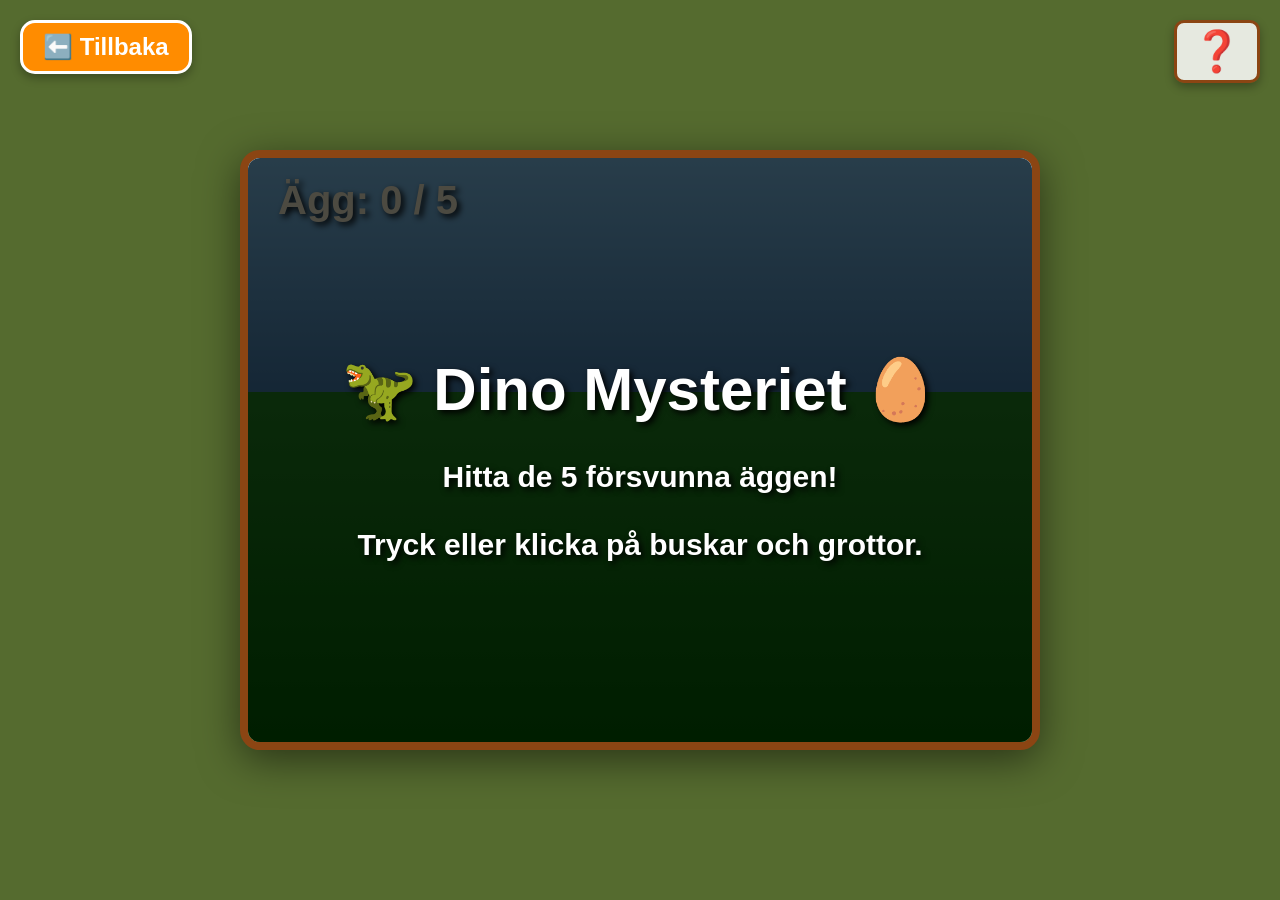
<file: dino-mysteriet/index.html>
<!DOCTYPE html>
<html lang="sv">
<head>
    <meta charset="UTF-8">
    <meta name="viewport" content="width=device-width, initial-scale=1.0">
    <meta http-equiv="Cache-Control" content="no-cache, no-store, must-revalidate">
    <meta http-equiv="Pragma" content="no-cache">
    <meta http-equiv="Expires" content="0">
    <title>Dino Mysteriet</title>
    <link rel="stylesheet" href="style.css">
</head>
<body>
    <a href="../index.html" id="back-btn" title="Tillbaka till Spelhålan">⬅️ Tillbaka</a>
    <div id="top-buttons">
        <button id="help-btn" title="Hjälp">❓</button>
    </div>
    <div id="game-container">
        <canvas id="gameCanvas" width="800" height="600"></canvas>
        <div id="start-screen" class="overlay">
            <h1 style="font-size: clamp(30px, 8vw, 60px); margin-bottom: 10px; text-align: center;">🦖 Dino Mysteriet 🥚</h1>
            <h2 style="font-size: clamp(16px, 4vw, 30px); text-align: center;">Hitta de 5 försvunna äggen!<br><br>Tryck eller klicka på buskar och grottor.</h2>
        </div>
        <div id="score-display">Ägg: <span id="score">0 / 5</span></div>
    </div>
    <script src="game.js"></script>
</body>
</html>
</file>
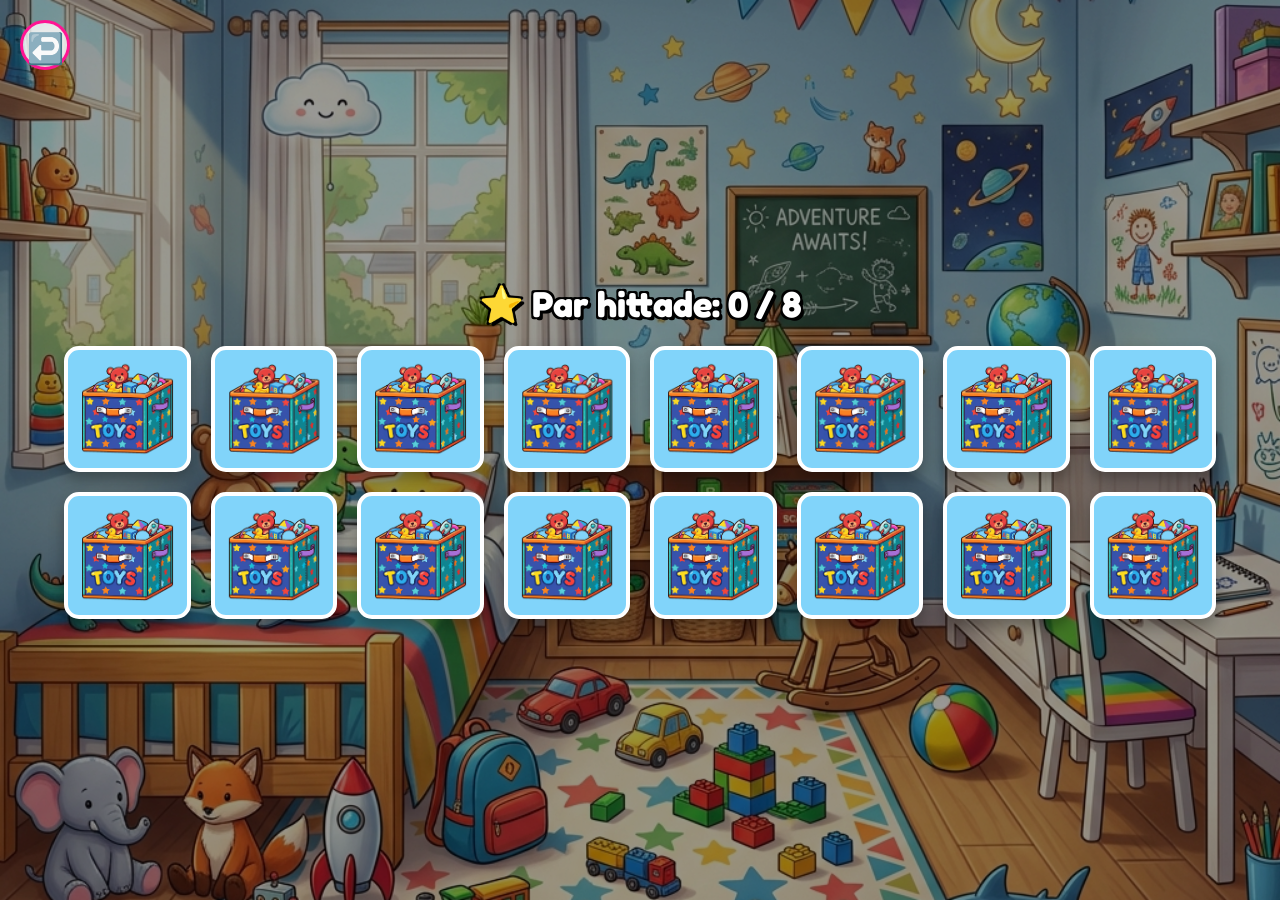
<file: gosedjurs-memory/index.html>
<!DOCTYPE html>
<html lang="sv">
<head>
    <meta charset="UTF-8">
    <meta name="viewport" content="width=device-width, initial-scale=1.0, maximum-scale=1.0, user-scalable=no">
    <title>Gosedjursminne!</title>
    <link href="https://fonts.googleapis.com/css2?family=Fredoka+One&display=swap" rel="stylesheet">
    <link rel="stylesheet" href="style.css">
</head>
<body>
    <a id="back-btn" href="javascript:void(0)" onclick="window.parent.postMessage('goBack', '*')" style="position: absolute; top: 20px; left: 20px; font-size: 30px; text-decoration: none; z-index: 1000; background: rgba(255,255,255,0.8); border-radius: 50%; width: 50px; height: 50px; text-align: center; line-height: 50px; border: 3px solid #FF1493;">↩️</a>
    <div id="game-container">
        <div id="ui-layer">
            <h1 id="score-text">⭐ Par hittade: 0 / 8</h1>
        </div>
        <div id="memory-grid">
            <!-- Cards will be generated here by JS -->
        </div>
        <div id="message-text">Bra jobbat!</div>
        <button id="restart-btn">Spela Igen! 🔄</button>
    </div>
    <script src="game.js"></script>
</body>
</html>
</file>
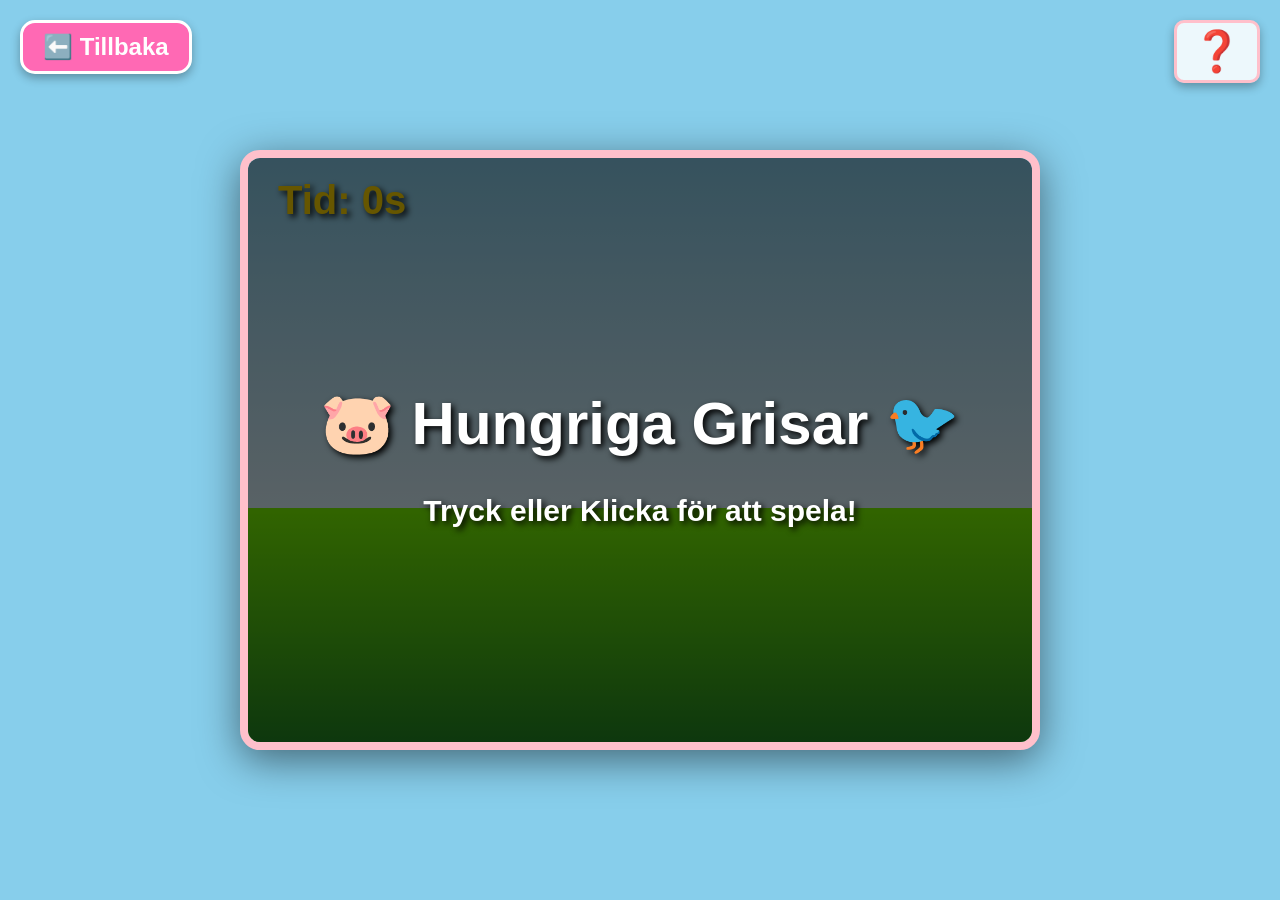
<file: hungriga-grisar/index.html>
<!DOCTYPE html>
<html lang="sv">
<head>
    <meta charset="UTF-8">
    <meta name="viewport" content="width=device-width, initial-scale=1.0">
    <meta http-equiv="Cache-Control" content="no-cache, no-store, must-revalidate">
    <meta http-equiv="Pragma" content="no-cache">
    <meta http-equiv="Expires" content="0">
    <title>Hungriga Grisar</title>
    <link rel="stylesheet" href="style.css">
</head>
<body>
    <a href="../index.html" id="back-btn" title="Tillbaka till Spelhålan">⬅️ Tillbaka</a>
    <div id="top-buttons">
        <button id="help-btn" title="Hjälp">❓</button>
    </div>
    <div id="game-container">
        <canvas id="gameCanvas" width="800" height="600"></canvas>
        <div id="start-screen" class="overlay">
            <h1 style="font-size: clamp(30px, 8vw, 60px); margin-bottom: 10px; text-align: center;">🐷 Hungriga Grisar 🐦</h1>
            <h2 style="font-size: clamp(16px, 4vw, 30px); text-align: center;">Tryck eller Klicka för att spela!</h2>
        </div>
        <div id="score-display">Tid: <span id="score">0s</span></div>
    </div>
    <script src="game.js"></script>
</body>
</html>
</file>
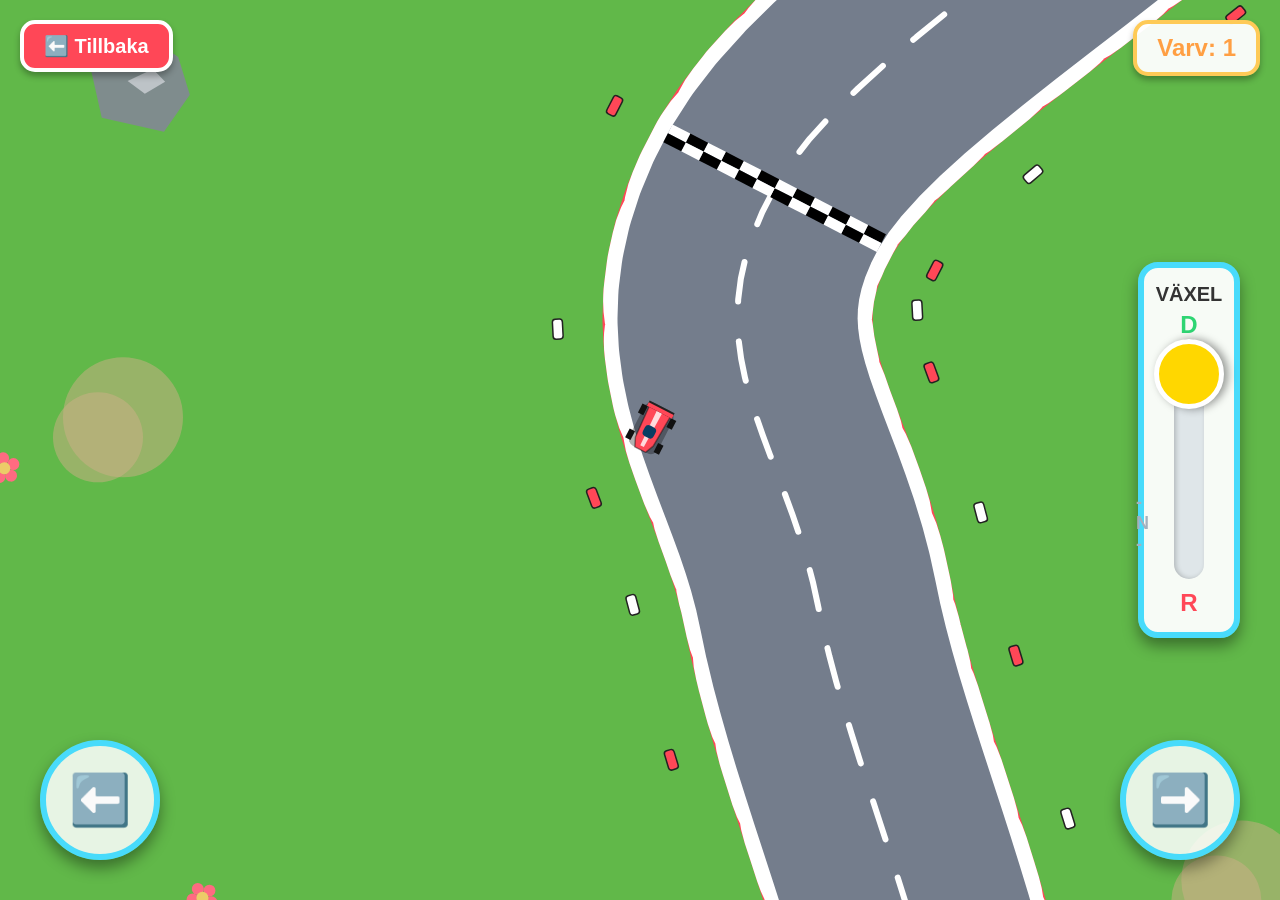
<file: super-rally/index.html>
<!DOCTYPE html>
<html lang="sv">
<head>
    <meta charset="UTF-8">
    <meta name="viewport" content="width=device-width, initial-scale=1.0, maximum-scale=1.0, user-scalable=no">
    <meta http-equiv="Cache-Control" content="no-cache, no-store, must-revalidate">
    <meta http-equiv="Pragma" content="no-cache">
    <meta http-equiv="Expires" content="0">
    <title>Super Rally</title>
    <link rel="stylesheet" href="style.css">
</head>
<body>
    <button id="back-btn" onclick="window.parent.postMessage('goBack', '*')">⬅️ Tillbaka</button>
    <canvas id="gameCanvas"></canvas>
    
    <div id="ui">
        <div id="lap-counter">Varv: <span id="lap">1</span></div>
    </div>
    
    <div id="joypad">
        <button id="btn-left" class="control-btn">⬅️</button>
        <button id="btn-right" class="control-btn">➡️</button>
    </div>

    <!-- Växelspak -->
    <div id="gear-slider-container">
        <label>VÄXEL</label>
        <div class="gear-label drive">D</div>
        <div class="slider-wrapper">
            <input type="range" id="gear-slider" min="-0.4" max="1" step="0.05" value="1">
        </div>
        <div class="gear-label neutral">- N -</div>
        <div class="gear-label reverse">R</div>
    </div>

    <!-- Celebration element for when passing the goal line -->
    <div id="celebration">BRA KÖRT! 🥳</div>

    <script src="game.js"></script>
</body>
</html>
</file>
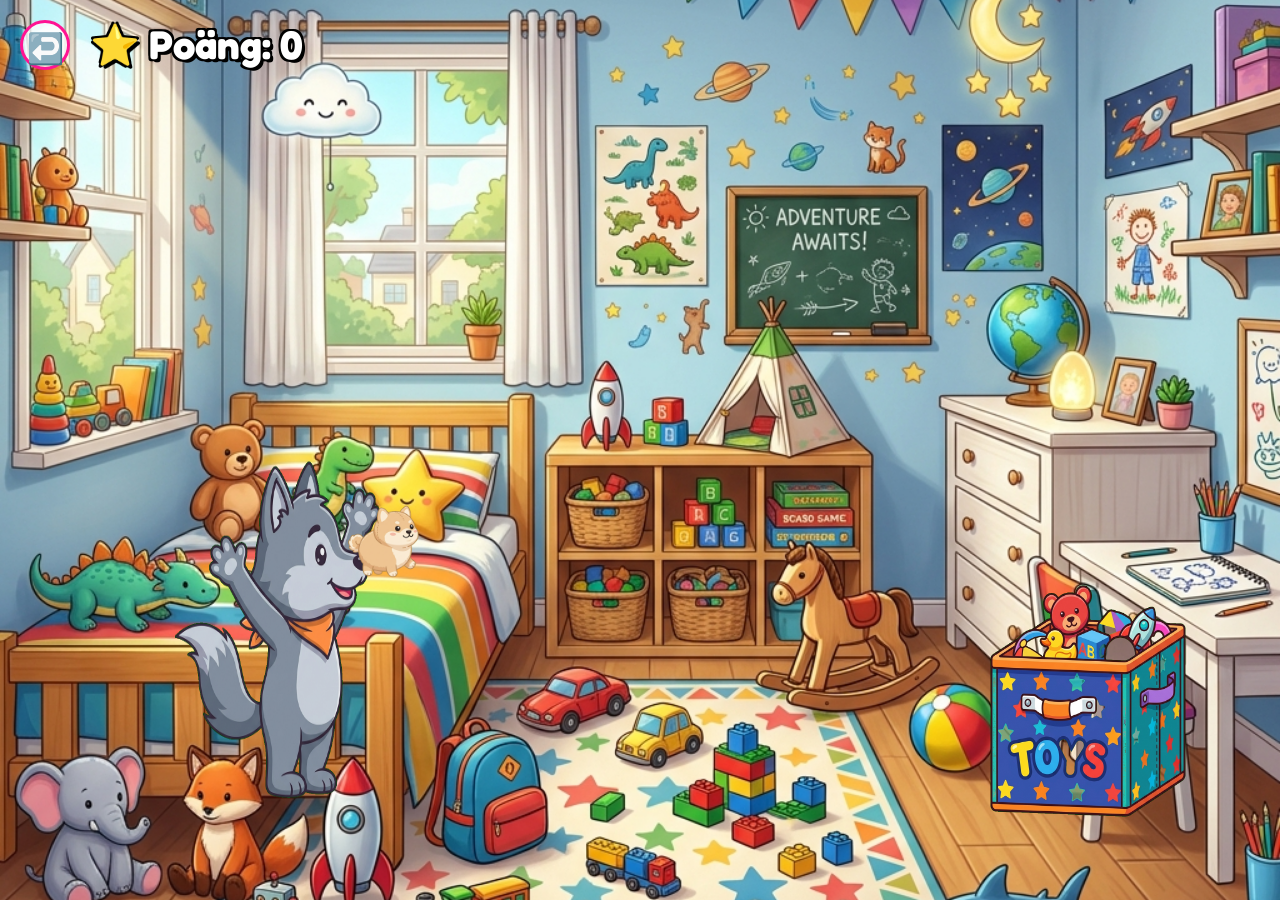
<file: varg-kastet/index.html>
<!DOCTYPE html>
<html lang="sv">
<head>
    <meta charset="UTF-8">
    <meta name="viewport" content="width=device-width, initial-scale=1.0, maximum-scale=1.0, user-scalable=no">
    <title>Mjukiskastet!</title>
    <link href="https://fonts.googleapis.com/css2?family=Fredoka+One&display=swap" rel="stylesheet">
    <link rel="stylesheet" href="style.css">
</head>
<body>
    <a id="back-btn" href="javascript:void(0)" onclick="window.parent.postMessage('goBack', '*')" style="position: absolute; top: 20px; left: 20px; font-size: 30px; text-decoration: none; z-index: 1000; background: rgba(255,255,255,0.8); border-radius: 50%; width: 50px; height: 50px; text-align: center; line-height: 50px; border: 3px solid #FF1493;">↩️</a>
    <div id="game-container">
        <canvas id="gameCanvas"></canvas>
        <div id="ui-layer">
            <h1 id="score-text" style="left: 90px;">⭐ Poäng: 0</h1>
            <div id="message-text">Kasta hunden i korgen!</div>
        </div>
        <div id="loading">Laddar...</div>
    </div>
    <script src="game.js"></script>
</body>
</html>
</file>
<file: dino-mysteriet/style.css>
body {
    margin: 0;
    padding: 0;
    display: flex;
    justify-content: center;
    align-items: center;
    height: 100vh;
    background-color: #556B2F; /* Mörk djungelgrön djupt nere */
    font-family: 'Comic Sans MS', 'Chalkboard SE', 'Comic Neue', cursive, sans-serif;
    overflow: hidden;
}

#game-container {
    position: relative;
    box-shadow: 0 10px 40px rgba(0,0,0,0.5);
    border-radius: 20px;
    overflow: hidden;
    background-color: #fff;
    width: 100vw;
    max-width: 800px;
    aspect-ratio: 4 / 3;
    box-sizing: border-box;
    border: 8px solid #8B4513; /* Träfärgad ram */
}

canvas {
    display: block;
    width: 100%;
    height: 100%;
    background: linear-gradient(to bottom, #87CEFA 0%, #4682B4 40%, #228B22 40%, #006400 100%);
}

.overlay {
    position: absolute;
    top: 0;
    left: 0;
    width: 100%;
    height: 100%;
    display: flex;
    justify-content: center;
    align-items: center;
    flex-direction: column;
    background-color: rgba(0, 0, 0, 0.7);
    color: white;
    text-shadow: 3px 3px 6px #000;
    z-index: 10;
    cursor: pointer;
}

#score-display {
    position: absolute;
    top: 20px;
    left: 30px;
    font-size: clamp(20px, 5vw, 40px);
    font-weight: bold;
    color: #FFF8DC; /* Ljus gul/vit */
    text-shadow: 3px 3px 6px #000;
    z-index: 5;
    pointer-events: none;
}

#top-buttons {
    position: absolute;
    top: 20px;
    right: 20px;
    display: flex;
    gap: 10px;
    z-index: 100;
}

#top-buttons button {
    font-size: clamp(20px, 5vw, 40px);
    background: rgba(255, 255, 255, 0.85);
    border: 3px solid #8B4513;
    border-radius: 10px;
    cursor: pointer;
    padding: 5px 15px;
    box-shadow: 0 4px 10px rgba(0,0,0,0.3);
    transition: transform 0.1s;
}

#top-buttons button:active {
    transform: scale(0.9);
    background: rgba(200, 200, 200, 0.9);
}

#back-btn {
    position: absolute;
    top: 20px;
    left: 20px;
    font-size: clamp(16px, 4vw, 24px);
    background: #FF8C00; /* Djungelorange */
    color: white;
    border: 3px solid #FFF;
    border-radius: 15px;
    padding: 10px 20px;
    text-decoration: none;
    font-weight: bold;
    box-shadow: 0 4px 10px rgba(0,0,0,0.3);
    z-index: 100;
    transition: transform 0.2s, background 0.2s;
}

#back-btn:hover {
    transform: scale(1.05);
    background: #FF4500;
}

#back-btn:active {
    transform: scale(0.95);
}
</file>
<file: gosedjurs-memory/style.css>
* {
    margin: 0;
    padding: 0;
    box-sizing: border-box;
    user-select: none;
    -webkit-user-select: none;
}

body {
    background-color: #222;
    overflow: hidden;
    font-family: 'Fredoka One', cursive;
    background: url('assets/bg.png') no-repeat center center fixed;
    background-size: cover;
}

#game-container {
    position: relative;
    width: 100vw;
    height: 100vh;
    display: flex;
    flex-direction: column;
    justify-content: center;
    align-items: center;
    background: rgba(0, 0, 0, 0.4); /* Darken bg a bit so cards pop */
}

#ui-layer {
    margin-bottom: 20px;
    z-index: 10;
}

#score-text {
    font-size: 36px;
    color: #fff;
    text-shadow: 3px 3px 0 #000, -2px -2px 0 #000, 2px -2px 0 #000, -2px 2px 0 #000;
}

#memory-grid {
    display: grid;
    grid-template-columns: repeat(8, 1fr);
    gap: 20px;
    width: 90vw;
    max-width: 1400px;
    height: auto; /* Let aspect ratio handle height */
}

@media (orientation: portrait), (max-width: 800px) {
    #memory-grid {
        grid-template-columns: repeat(4, 1fr);
        gap: 10px;
    }
}

.memory-card {
    position: relative;
    width: 100%;
    aspect-ratio: 1 / 1;
    cursor: pointer;
    perspective: 1000px; /* 3D flip effect */
    border-radius: 15px;
}

.memory-card-inner {
    position: relative;
    width: 100%;
    height: 100%;
    text-align: center;
    transition: transform 0.6s cubic-bezier(0.175, 0.885, 0.32, 1.275);
    transform-style: preserve-3d;
    box-shadow: 0 8px 15px rgba(0,0,0,0.3);
    border-radius: 15px;
}

.memory-card.flipped .memory-card-inner {
    transform: rotateY(180deg);
}

.memory-card.matched .memory-card-inner {
    transform: rotateY(180deg) scale(0.95);
    box-shadow: 0 0 20px #FFD700, 0 0 40px #FFD700;
}

.memory-card-front, .memory-card-back {
    position: absolute;
    width: 100%;
    height: 100%;
    -webkit-backface-visibility: hidden;
    backface-visibility: hidden;
    border-radius: 15px;
    border: 4px solid #fff;
    background-color: #fce4ec;
}

.memory-card-back {
    background-size: cover;
    background-position: center;
    background-color: #81D4FA;
    transform: rotateY(0deg);
}

.memory-card-front {
    transform: rotateY(180deg);
    display: flex;
    justify-content: center;
    align-items: center;
}

.memory-card-front img {
    width: 80%;
    height: 80%;
    object-fit: contain;
    filter: drop-shadow(2px 4px 6px rgba(0,0,0,0.3));
}

#message-text {
    position: absolute;
    top: 50%;
    left: 50%;
    transform: translate(-50%, -50%) scale(0.5);
    font-size: 80px;
    color: #FFD700;
    text-shadow: 4px 4px 0 #FF4500, -2px -2px 0 #FF4500, 2px -2px 0 #FF4500, -2px 2px 0 #FF4500;
    opacity: 0;
    transition: opacity 0.5s ease-in-out, transform 0.5s cubic-bezier(0.175, 0.885, 0.32, 1.275);
    text-align: center;
    white-space: nowrap;
    z-index: 100;
    pointer-events: none;
}

#message-text.show {
    opacity: 1;
    transform: translate(-50%, -50%) scale(1);
}

#restart-btn {
    position: absolute;
    top: 70%;
    left: 50%;
    transform: translate(-50%, -50%);
    font-size: 40px;
    padding: 15px 40px;
    background: #FF1493;
    color: #fff;
    border: 5px solid #fff;
    border-radius: 40px;
    cursor: pointer;
    z-index: 101;
    font-family: inherit;
    box-shadow: 0 10px 20px rgba(0,0,0,0.3);
    text-shadow: 2px 2px 0 rgba(0,0,0,0.2);
    transition: transform 0.2s;
    display: none;
}

#restart-btn:hover {
    transform: translate(-50%, -50%) scale(1.1);
    background: #FF69B4;
}

#restart-btn:active {
    transform: translate(-50%, -45%) scale(0.95);
}

@media (max-width: 500px) {
    #score-text {
        font-size: 24px;
    }
    #restart-btn {
        font-size: 24px;
        padding: 10px 20px;
    }
}
</file>
<file: hungriga-grisar/style.css>
body {
    margin: 0;
    padding: 0;
    display: flex;
    justify-content: center;
    align-items: center;
    height: 100vh;
    background-color: #87CEEB; /* Himmelsblå */
    font-family: 'Comic Sans MS', 'Chalkboard SE', 'Comic Neue', cursive, sans-serif;
    overflow: hidden;
}

#game-container {
    position: relative;
    box-shadow: 0 10px 40px rgba(0,0,0,0.5);
    border-radius: 20px;
    overflow: hidden;
    background-color: #fff;
    width: 100vw;
    max-width: 800px;
    aspect-ratio: 4 / 3;
    box-sizing: border-box;
    border: 8px solid #FFC0CB; /* Rosa ram för gris-temat */
}

canvas {
    display: block;
    width: 100%;
    height: 100%;
    background: linear-gradient(to bottom, #87CEEB 0%, #E0F6FF 60%, #7CFC00 60%, #228B22 100%);
}

.overlay {
    position: absolute;
    top: 0;
    left: 0;
    width: 100%;
    height: 100%;
    display: flex;
    justify-content: center;
    align-items: center;
    flex-direction: column;
    background-color: rgba(0, 0, 0, 0.6);
    color: white;
    text-shadow: 3px 3px 6px #000;
    z-index: 10;
    cursor: pointer;
}

#score-display {
    position: absolute;
    top: 20px;
    left: 30px;
    font-size: clamp(20px, 5vw, 40px);
    font-weight: bold;
    color: #FFD700; /* Guld */
    text-shadow: 3px 3px 6px #000;
    z-index: 5;
    pointer-events: none;
}

#top-buttons {
    position: absolute;
    top: 20px;
    right: 20px;
    display: flex;
    gap: 10px;
    z-index: 100;
}

#top-buttons button {
    font-size: clamp(20px, 5vw, 40px);
    background: rgba(255, 255, 255, 0.85);
    border: 3px solid #FFC0CB;
    border-radius: 10px;
    cursor: pointer;
    padding: 5px 15px;
    box-shadow: 0 4px 10px rgba(0,0,0,0.3);
    transition: transform 0.1s;
}

#top-buttons button:active {
    transform: scale(0.9);
    background: rgba(200, 200, 200, 0.9);
}

#back-btn {
    position: absolute;
    top: 20px;
    left: 20px;
    font-size: clamp(16px, 4vw, 24px);
    background: #FF69B4;
    color: white;
    border: 3px solid #FFF;
    border-radius: 15px;
    padding: 10px 20px;
    text-decoration: none;
    font-weight: bold;
    box-shadow: 0 4px 10px rgba(0,0,0,0.3);
    z-index: 100;
    transition: transform 0.2s, background 0.2s;
}

#back-btn:hover {
    transform: scale(1.05);
    background: #FF1493;
}

#back-btn:active {
    transform: scale(0.95);
}
</file>
<file: super-rally/style.css>
body {
    margin: 0;
    overflow: hidden;
    background-color: #61b849; /* Nice grass green */
    font-family: 'Comic Sans MS', 'Chalkboard SE', 'Comic Neue', cursive, sans-serif;
    user-select: none;
    -webkit-user-select: none;
    touch-action: none; /* Prevent zooming/scrolling on mobile */
}

#gameCanvas {
    display: block;
    width: 100vw;
    height: 100vh;
}

#back-btn {
    position: absolute;
    top: 20px;
    left: 20px;
    background: #ff4757;
    color: white;
    border: 4px solid #fff;
    border-radius: 15px;
    padding: 10px 20px;
    font-size: 20px;
    font-family: inherit;
    font-weight: bold;
    cursor: pointer;
    box-shadow: 0 4px 6px rgba(0,0,0,0.3);
    z-index: 10;
}

#back-btn:active {
    transform: scale(0.95);
}

#ui {
    position: absolute;
    top: 20px;
    right: 20px;
    background: rgba(255, 255, 255, 0.95);
    border: 4px solid #feca57;
    border-radius: 15px;
    padding: 10px 20px;
    font-size: 24px;
    font-weight: bold;
    color: #ff9f43;
    box-shadow: 0 4px 6px rgba(0,0,0,0.3);
    z-index: 10;
}

#joypad {
    position: absolute;
    bottom: 40px;
    left: 0;
    width: 100%;
    display: flex;
    justify-content: space-between;
    padding: 0 40px;
    box-sizing: border-box;
    z-index: 10;
    pointer-events: none;
}

.control-btn {
    pointer-events: auto;
    width: 120px;
    height: 120px;
    background: rgba(255, 255, 255, 0.85);
    border: 6px solid #48dbfb;
    border-radius: 50%;
    font-size: 50px;
    display: flex;
    justify-content: center;
    align-items: center;
    box-shadow: 0 8px 15px rgba(0,0,0,0.4);
    cursor: pointer;
    transition: transform 0.1s;
}

.control-btn:active, .control-btn.active {
    background: #48dbfb;
    color: white;
    transform: scale(0.9) translateY(4px);
    box-shadow: 0 4px 5px rgba(0,0,0,0.4);
}

#celebration {
    position: absolute;
    top: 50%;
    left: 50%;
    transform: translate(-50%, -50%) scale(0);
    font-size: 60px;
    font-weight: bold;
    color: #ffdd59;
    text-shadow: 4px 4px 0 #ff3f34, 0 0 20px rgba(0,0,0,0.5);
    z-index: 20;
    pointer-events: none;
    transition: transform 0.5s cubic-bezier(0.175, 0.885, 0.32, 1.275);
}

#celebration.show {
    transform: translate(-50%, -50%) scale(1);
}

#gear-slider-container {
    position: absolute;
    right: 40px;
    top: 50%;
    transform: translateY(-50%);
    display: flex;
    flex-direction: column;
    align-items: center;
    background: rgba(255, 255, 255, 0.95);
    border: 6px solid #48dbfb;
    border-radius: 20px;
    padding: 15px 10px;
    box-shadow: 0 8px 15px rgba(0,0,0,0.4);
    z-index: 10;
}

#gear-slider-container label {
    font-weight: bold;
    font-size: 20px;
    color: #333;
    margin-bottom: 5px;
}

.gear-label {
    font-weight: 900;
    font-size: 24px;
}
.gear-label.drive {
    color: #2ed573;
    margin-bottom: -5px;
}
/* Offset 'N' label a bit to reflect the min=-0.4 ratio */
.gear-label.neutral {
    position: absolute;
    right: 85px; 
    bottom: 30%; /* Move it down to reflect roughly the 0 mark (0 is 0.4 up from bottom out of 1.4) */
    transform: translateY(50%);
    color: #a4b0be;
    font-size: 18px;
}
.gear-label.reverse {
    color: #ff4757;
    margin-top: 5px;
}

.slider-wrapper {
    width: 70px;
    height: 240px; /* Taller */
    display: flex;
    justify-content: center;
    align-items: center;
    position: relative;
    margin: 5px 0;
}

#gear-slider {
    -webkit-appearance: none;
    appearance: none;
    width: 240px; /* Becomes height due to rotation */
    height: 30px; /* Track thickness */
    background: #dfe6e9; /* Light grey track */
    border-radius: 15px;
    outline: none;
    transform: rotate(-90deg);
    position: absolute;
    margin: 0;
    box-shadow: inset 0 2px 5px rgba(0,0,0,0.2);
    touch-action: pan-y;
}

#gear-slider::-webkit-slider-thumb {
    -webkit-appearance: none;
    appearance: none;
    width: 70px;
    height: 70px;
    border-radius: 50%;
    background: #FFD700; /* Gold/yellow knob */
    border: 5px solid #fff;
    box-shadow: 0 4px 8px rgba(0,0,0,0.4);
    cursor: grab;
}

#gear-slider::-moz-range-thumb {
    width: 70px;
    height: 70px;
    border-radius: 50%;
    background: #FFD700;
    border: 5px solid #fff;
    box-shadow: 0 4px 8px rgba(0,0,0,0.4);
    cursor: grab;
}
</file>
<file: varg-kastet/style.css>
* {
    margin: 0;
    padding: 0;
    box-sizing: border-box;
    user-select: none;
    -webkit-user-select: none;
}

body {
    background-color: #222;
    overflow: hidden;
    font-family: 'Fredoka One', cursive;
}

#game-container {
    position: relative;
    width: 100vw;
    height: 100vh;
    display: flex;
    justify-content: center;
    align-items: center;
    background: #444;
}

canvas {
    position: absolute;
    top: 0;
    left: 0;
    width: 100%;
    height: 100%;
    object-fit: cover;
    touch-action: none;
}

#ui-layer {
    position: absolute;
    top: 0;
    left: 0;
    width: 100%;
    height: 100%;
    pointer-events: none;
}

#score-text {
    position: absolute;
    top: 20px;
    left: 20px;
    font-size: 40px;
    color: #fff;
    text-shadow: 3px 3px 0 #000, -2px -2px 0 #000, 2px -2px 0 #000, -2px 2px 0 #000;
}

#message-text {
    position: absolute;
    top: 20%;
    left: 50%;
    transform: translate(-50%, -50%);
    font-size: 60px;
    color: #FFD700;
    text-shadow: 4px 4px 0 #FF4500, -2px -2px 0 #FF4500, 2px -2px 0 #FF4500, -2px 2px 0 #FF4500;
    opacity: 0;
    transition: opacity 0.5s ease-in-out, transform 0.5s cubic-bezier(0.175, 0.885, 0.32, 1.275);
    text-align: center;
    white-space: nowrap;
}

#message-text.show {
    opacity: 1;
    transform: translate(-50%, -50%) scale(1.1);
}

#loading {
    position: absolute;
    top: 50%;
    left: 50%;
    transform: translate(-50%, -50%);
    font-size: 40px;
    color: white;
    text-shadow: 2px 2px 4px rgba(0,0,0,0.5);
    background: rgba(0,0,0,0.5);
    padding: 20px 40px;
    border-radius: 20px;
}
</file>
